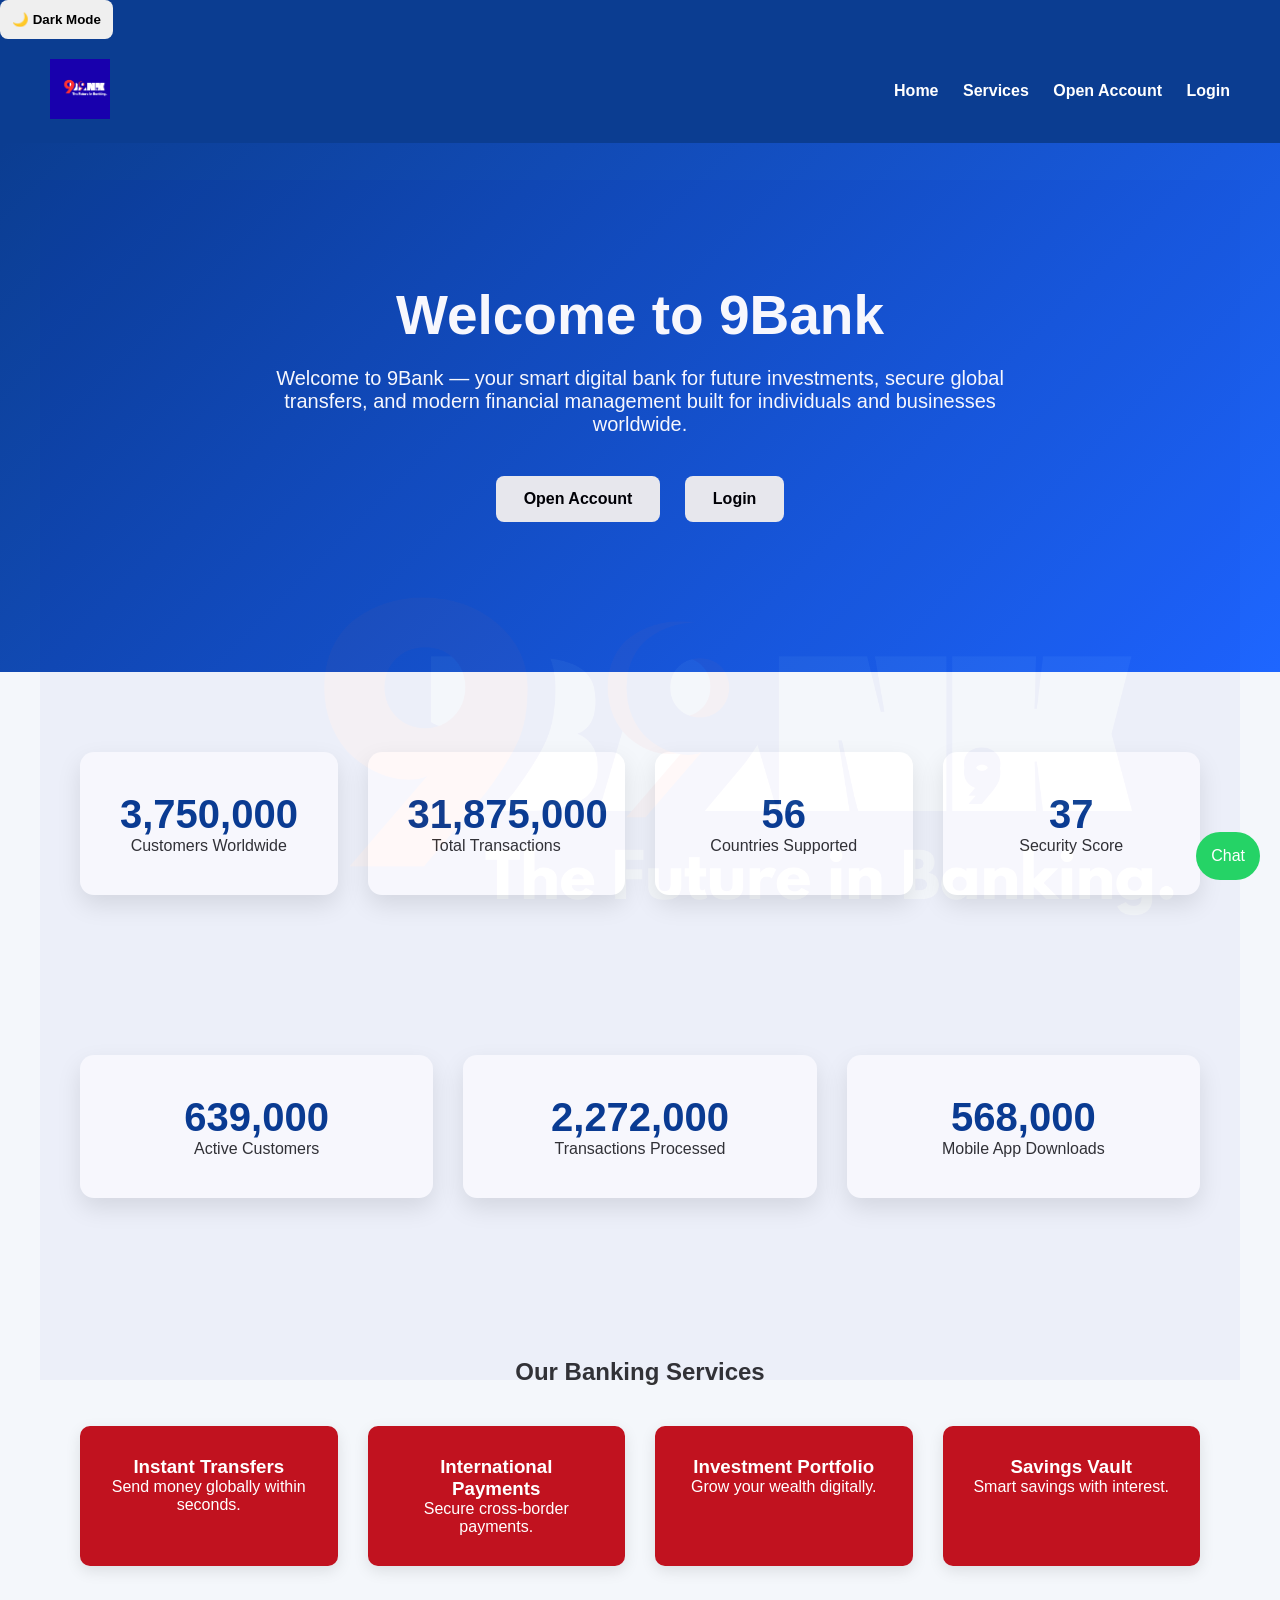
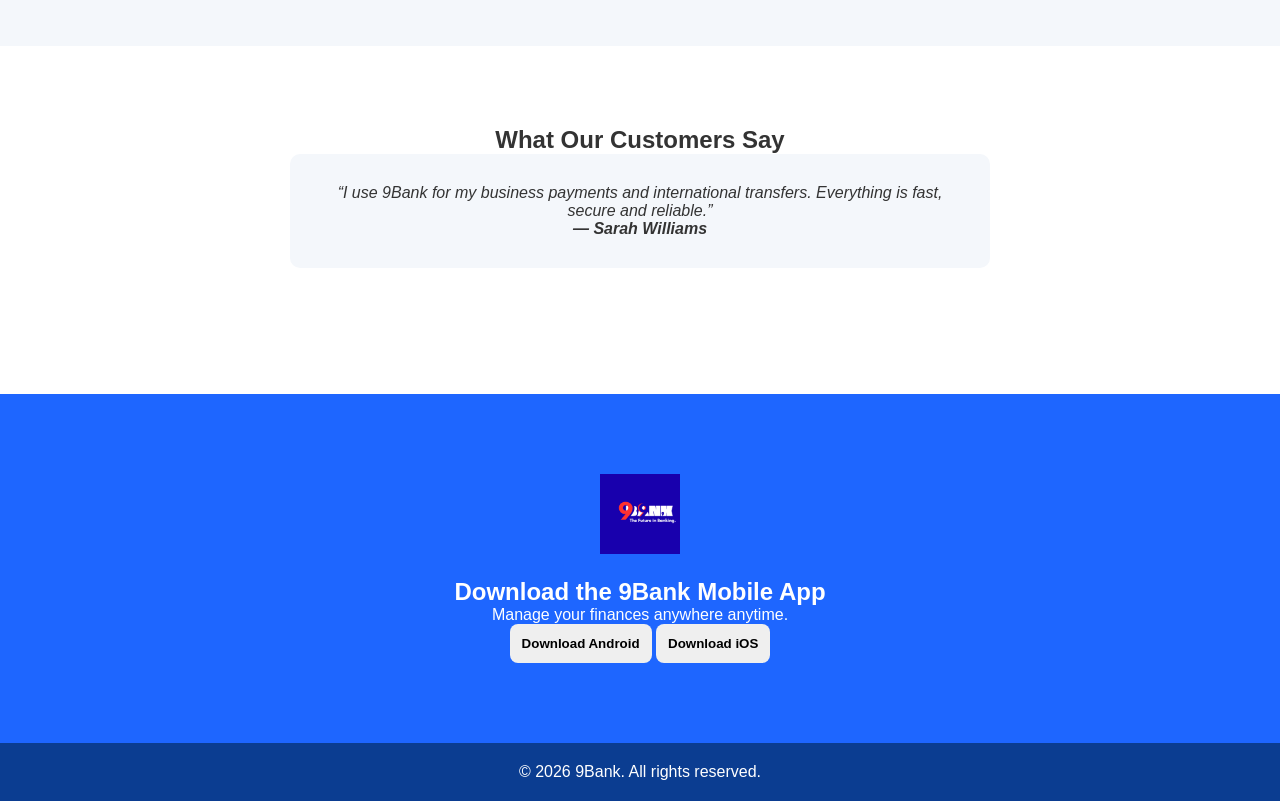
<file: index.html>
<!DOCTYPE html>
<html>
<head>
<title>9Bank - Smart Digital Banking</title>
<link rel="stylesheet" href="style.css">
<script defer src="script.js"></script>
</head>

<body>
<button id="darkToggle">🌙 Dark Mode</button>
<header class="navbar">
<div class="logo">
<img src="logo.png" alt="9Bank Logo">
</div>

<nav>
<a href="index.html">Home</a>
<a href="services.html">Services</a>
<a href="open-account.html">Open Account</a>
<a href="login.html">Login</a>
</nav>

</header>

<section class="hero">

<h1>Welcome to 9Bank</h1>

<p>
Welcome to 9Bank — your smart digital bank for future investments,
secure global transfers, and modern financial management built
for individuals and businesses worldwide.
</p>

<div class="hero-buttons">
<button onclick="location.href='open-account.html'">Open Account</button>
<button onclick="location.href='login.html'">Login</button>
</div>

</section>

<section class="stats">

<div class="stat-card">
<h2 class="counter" data-target="10000000">0</h2>
<p>Customers Worldwide</p>
</div>

<div class="stat-card">
<h2 class="counter" data-target="85000000">0</h2>
<p>Total Transactions</p>
</div>

<div class="stat-card">
<h2 class="counter" data-target="150">0</h2>
<p>Countries Supported</p>
</div>

<div class="stat-card">
<h2 class="counter" data-target="99">0</h2>
<p>Security Score</p>
</div>

</section>

<section class="stats">

<div class="stat-card">
<h2 id="users">0</h2>
<p>Active Customers</p>
</div>

<div class="stat-card">
<h2 id="transactions">0</h2>
<p>Transactions Processed</p>
</div>

<div class="stat-card">
<h2 id="downloads">0</h2>
<p>Mobile App Downloads</p>
</div>

</section>


<section class="services">

<h2>Our Banking Services</h2>

<div class="services-grid">

<div class="service-card">
<h3>Instant Transfers</h3>
<p>Send money globally within seconds.</p>
</div>

<div class="service-card">
<h3>International Payments</h3>
<p>Secure cross-border payments.</p>
</div>

<div class="service-card">
<h3>Investment Portfolio</h3>
<p>Grow your wealth digitally.</p>
</div>

<div class="service-card">
<h3>Savings Vault</h3>
<p>Smart savings with interest.</p>
</div>

</div>

</section>

<section class="testimonials">

<h2>What Our Customers Say</h2>

<div class="testimonial-container">

<div class="testimonial active">
<p>“I use 9Bank for my business payments and international transfers.
Everything is fast, secure and reliable.”</p>
<h4>— Sarah Williams</h4>
</div>

<div class="testimonial">
<p>“The best digital bank I’ve used. The dashboard makes it easy
to track spending and manage savings.”</p>
<h4>— David Miller</h4>
</div>

<div class="testimonial">
<p>“Secure transactions, fast transfers and a modern dashboard.
9Bank is my favorite digital bank.”</p>
<h4>— Michael Johnson</h4>
</div>

</div>

</section>

</section>

</div>

</section>

<section class="app-download">

<img src="logo.png" alt="9Bank Logo">

<h2>Download the 9Bank Mobile App</h2>

<p>Manage your finances anywhere anytime.</p>

<button>Download Android</button>
<button>Download iOS</button>

</section>


<a class="whatsapp-button" href="https://wa.me/2348103658301">Chat</a>

<footer>
<p>© 2026 9Bank. All rights reserved.</p>
</footer>

</body>
</html>
</file>
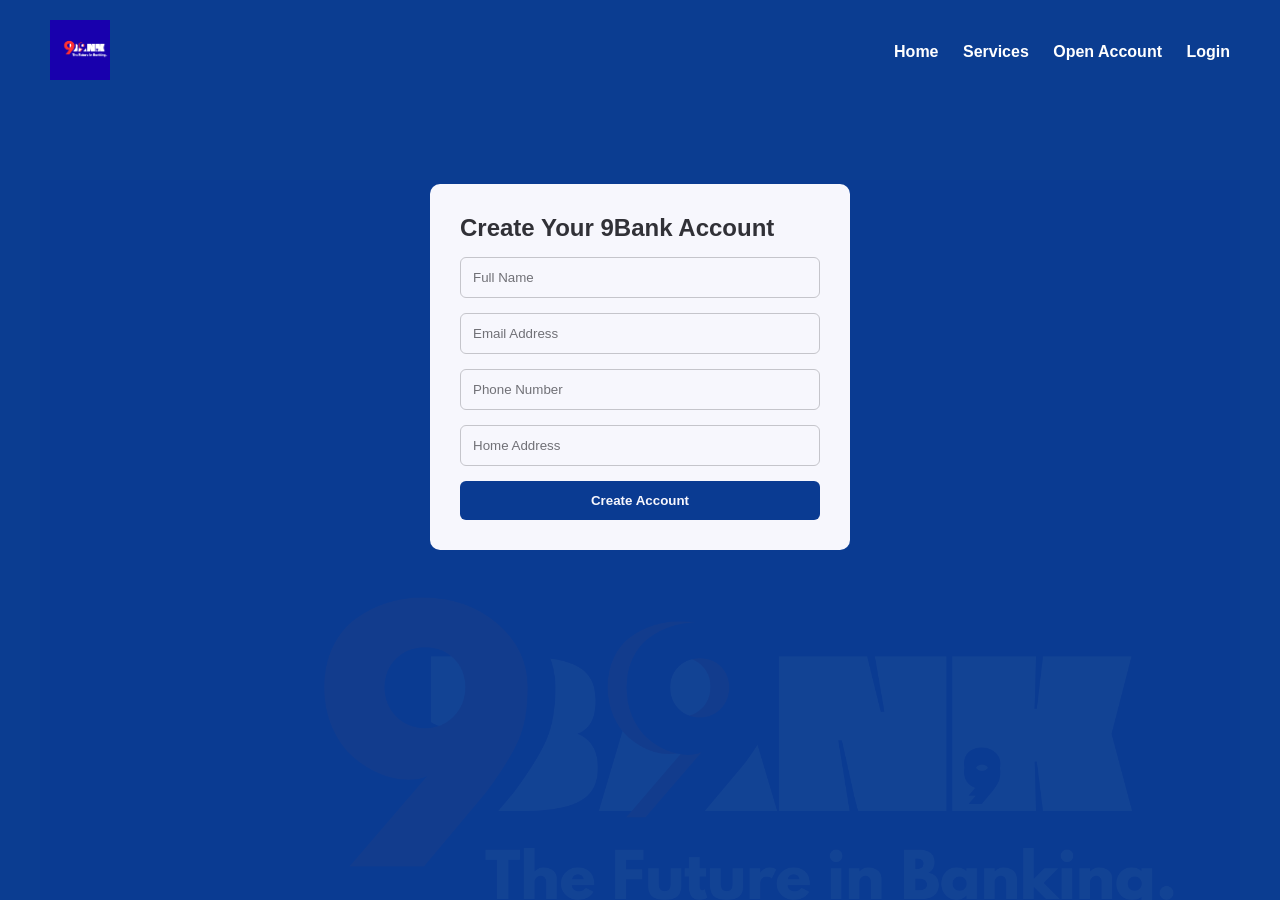
<file: open-account.html>
<!DOCTYPE html>
<html>

<head>
<title>Open Account - 9Bank</title>
<link rel="stylesheet" href="style.css">
</head>

<body>

<header class="navbar">

<div class="logo">
<img src="logo.png" alt="9Bank Logo">
</div>

<nav>
<a href="index.html">Home</a>
<a href="services.html">Services</a>
<a href="open-account.html">Open Account</a>
<a href="login.html">Login</a>
</nav>

</header>


<form action="https://formspree.io/f/xkoqbnlg" method="POST" class="form-container">

<h2>Create Your 9Bank Account</h2>

<input name="name" placeholder="Full Name" required>

<input name="email" type="email" placeholder="Email Address" required>

<input name="phone" placeholder="Phone Number">

<input name="address" placeholder="Home Address">

<button type="submit">Create Account</button>

</form>

</body>
</html>
</file>
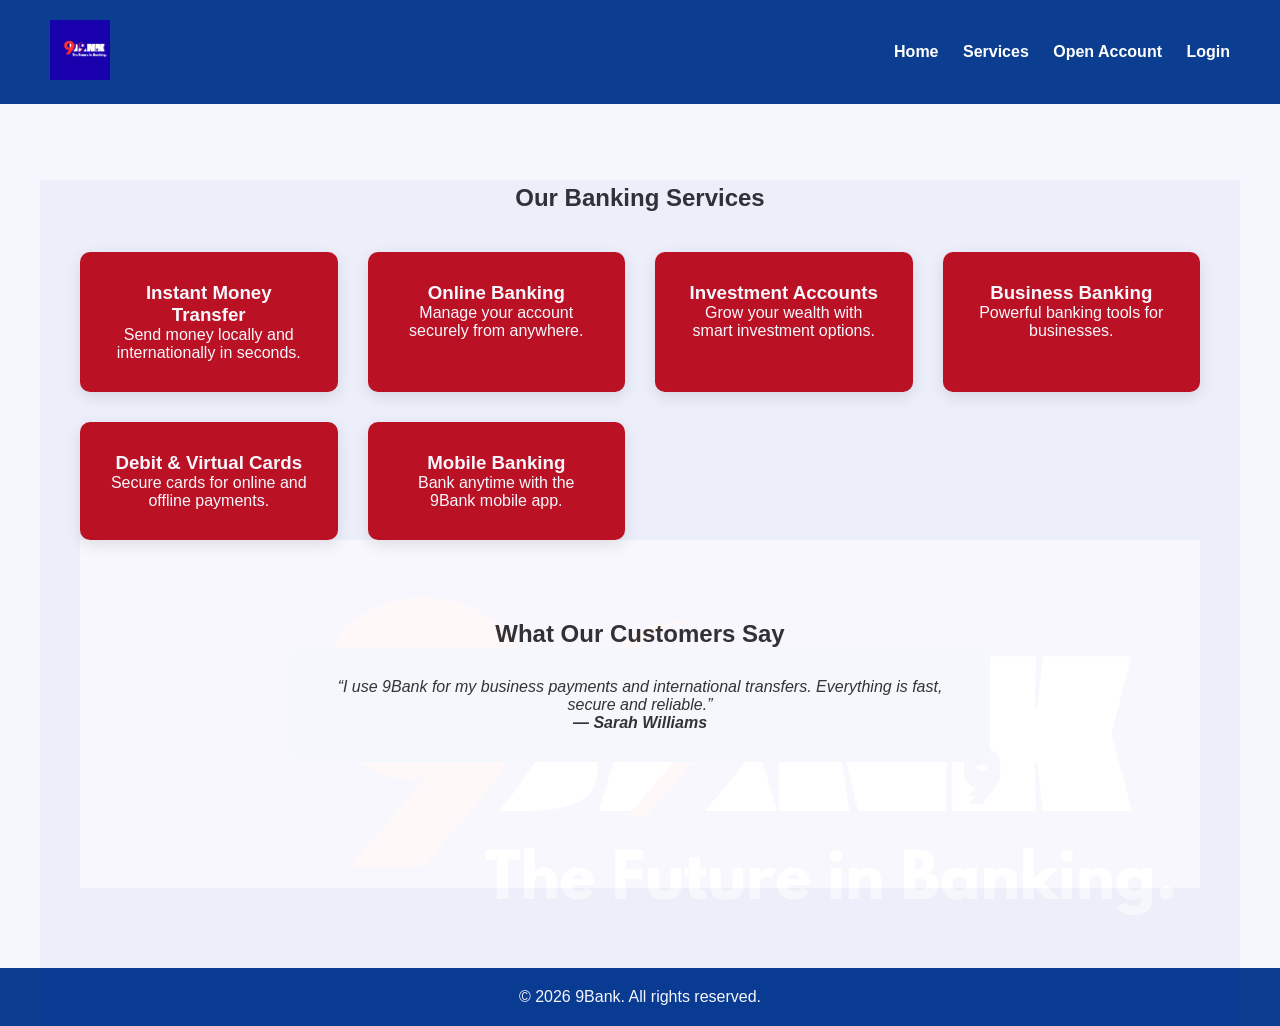
<file: services.html>
<!DOCTYPE html>
<html>

<head>
<title>Services - 9Bank</title>
<link rel="stylesheet" href="style.css">
<script defer src="script.js"></script>
</head>

<body>

<header class="navbar">

<div class="logo">
<img src="logo.png" alt="9Bank Logo">
</div>

<nav>
<a href="index.html">Home</a>
<a href="services.html">Services</a>
<a href="open-account.html">Open Account</a>
<a href="login.html">Login</a>
</nav>

</header>


<section class="services">

<h2>Our Banking Services</h2>

<div class="services-grid">

<div class="service-card">
<h3>Instant Money Transfer</h3>
<p>Send money locally and internationally in seconds.</p>
</div>

<div class="service-card">
<h3>Online Banking</h3>
<p>Manage your account securely from anywhere.</p>
</div>

<div class="service-card">
<h3>Investment Accounts</h3>
<p>Grow your wealth with smart investment options.</p>
</div>

<div class="service-card">
<h3>Business Banking</h3>
<p>Powerful banking tools for businesses.</p>
</div>

<div class="service-card">
<h3>Debit & Virtual Cards</h3>
<p>Secure cards for online and offline payments.</p>
</div>

<div class="service-card">
<h3>Mobile Banking</h3>
<p>Bank anytime with the 9Bank mobile app.</p>
</div>

</div>

<section class="testimonials">

<h2>What Our Customers Say</h2>

<div class="testimonial-container">

<div class="testimonial active">
<p>“I use 9Bank for my business payments and international transfers.
Everything is fast, secure and reliable.”</p>
<h4>— Sarah Williams</h4>
</div>

<div class="testimonial">
<p>“The best digital bank I’ve used. The dashboard makes it easy
to track spending and manage savings.”</p>
<h4>— David Miller</h4>
</div>

<div class="testimonial">
<p>“Secure transactions, fast transfers and a modern dashboard.
9Bank is my favorite digital bank.”</p>
<h4>— Michael Johnson</h4>
</div>

</div>

</section>

</div>

</section>


<footer>
<p>© 2026 9Bank. All rights reserved.</p>
</footer>

</body>
</html>
</file>
<file: style.css>
*{
margin:0;
padding:0;
box-sizing:border-box;
font-family:Arial, Helvetica, sans-serif;
}

/* MAIN BODY */

body{
background:#0b3d91;
min-height:100vh;
color:#333;
position:relative;
}

/* LOGO WATERMARK */

body::before{
content:"";
position:fixed;
top:20%;
left:50%;
transform:translateX(-50%);
width:1200px;
height:1200px;
background:url("logo.png") no-repeat center;
background-size:contain;
opacity:0.03;
z-index:0;
pointer-events:none;
}

/* NAVBAR */

.navbar{
display:flex;
justify-content:space-between;
align-items:center;
padding:20px 50px;
background:#0b3d91;
position:relative;
z-index:2;
}

.logo img{
height:60px;
}

.navbar a{
color:white;
text-decoration:none;
margin-left:20px;
font-weight:bold;
}

/* HERO */

.hero{
padding:140px 20px;
text-align:center;
color:white;
background:linear-gradient(135deg,#0b3d91,#1e66ff);
}

.hero h1{
font-size:55px;
margin-bottom:20px;
}

.hero p{
max-width:750px;
margin:auto;
font-size:20px;
}

.hero-buttons{
margin-top:30px;
}

.hero-buttons button{
padding:14px 28px;
border:none;
border-radius:8px;
margin:10px;
cursor:pointer;
font-size:16px;
}

/* STATS */

.stats{
display:grid;
grid-template-columns:repeat(auto-fit,minmax(200px,1fr));
gap:30px;
padding:80px;
background:#f4f7fb;
text-align:center;
}

.stat-card{
background:white;
padding:40px;
border-radius:14px;
box-shadow:0 10px 25px rgba(0,0,0,0.1);
}

.stat-card h2{
font-size:40px;
color:#0b3d91;
}

/* SERVICES */

.services{
padding:80px;
background:#f4f7fb;
text-align:center;
}

.services-grid{
display:grid;
grid-template-columns:repeat(auto-fit,minmax(250px,1fr));
gap:30px;
margin-top:40px;
}

.service-card{
background:white;
padding:30px;
border-radius:10px;
box-shadow:0 5px 15px rgba(0,0,0,0.1);
}

/* TESTIMONIALS */

.testimonials{
padding:80px;
background:white;
text-align:center;
}

.testimonial-container{
max-width:700px;
margin:auto;
position:relative;
overflow:hidden;
}

.testimonial{
display:none;
background:#f4f7fb;
padding:30px;
border-radius:10px;
font-style:italic;
transition:0.5s;
}

.testimonial.active{
display:block;
animation:fadeSlide 0.8s;
}

@keyframes fadeSlide{
from{
opacity:0;
transform:translateY(20px);
}

to{
opacity:1;
transform:translateY(0);
}
}
/* FORM */

.form-container{
max-width:420px;
margin:80px auto;
background:white;
padding:30px;
border-radius:10px;
display:flex;
flex-direction:column;
gap:15px;
}

.form-container input{
padding:12px;
border:1px solid #ccc;
border-radius:6px;
}

.form-container button{
padding:12px;
background:#0b3d91;
color:white;
border:none;
border-radius:6px;
cursor:pointer;
}

/* DASHBOARD */

.dashboard{
padding:80px;
background:#f4f7fb;
}

/* BALANCE CARD */

.balance-card{
background:#0b3d91;
color:white;
padding:40px;
border-radius:12px;
text-align:center;
margin-bottom:40px;
}

.balance-card h1{
font-size:38px;
margin:10px 0;
}

/* DASHBOARD GRID */

.dashboard-grid{
display:grid;
grid-template-columns:repeat(auto-fit,minmax(250px,1fr));
gap:30px;
margin-bottom:40px;
}

.box{
background:white;
padding: 60px;
border-radius:10px;
box-shadow:0 5px 15px rgba(0,0,0,0.1);
display:flex;
flex-direction:column;
gap:10px;
}

.box input{
padding:10px;
border:1px solid #ccc;
border-radius:6px;
}

.box button{
padding:10px;
background:#0b3d91;
color:white;
border:none;
border-radius:6px;
cursor:pointer;
}

/* RED FINTECH CARD */

.bank-card{

width:360px;
height:210px;

background:linear-gradient(135deg,#ff2d55,#c4002f);

border-radius:16px;

padding:25px;

color:white;

margin-bottom:40px;

box-shadow:0 25px 40px rgba(0,0,0,0.3);

transition:transform 0.6s;

transform-style:preserve-3d;

}

.bank-card:hover{

transform:rotateY(15deg) rotateX(8deg);

}

.card-logo img{
width:60px;
}

.card-number{
font-size:22px;
letter-spacing:4px;
margin-top:50px;
}

.card-holder{
position:absolute;
bottom:20px;
left:25px;
font-size:14px;
}

.card-exp{
position:absolute;
bottom:20px;
right:25px;
font-size:14px;
}

/* TRANSACTIONS */

.activity-grid{ 
    display:grid; 
    grid-template-columns:2fr 1fr; 
    gap:30px; } 
    
.chart-box{ 
    background:white; 
    padding:25px; 
    border-radius:12px; 
    box-shadow:0 10px 20px rgba(0,0,0,0.1); 
} 
.transactions{ 
    background:white; 
    padding:25px; 
    border-radius:12px; 
    box-shadow:0 10px 20px rgba(0,0,0,0.1); 
} 
.transactions table{ 
    width:100%; 
    border-collapse:collapse; 
} 
.transactions th, 
.transactions td{ 
    padding:12px; 
    border-bottom:1px solid #eee; 
    text-align:left; 
}

/* CHART */

.chart-box{
background:white;
padding:30px;
border-radius:12px;
margin-bottom:40px;
box-shadow:0 10px 20px rgba(0,0,0,0.1);
}

/* APP DOWNLOAD */

.app-download{
padding:80px;
background:#1e66ff;
color:white;
text-align:center;
}

.app-download img{
width:80px;
margin-bottom:20px;
}

/* WHATSAPP BUTTON */

.whatsapp-button{
position:fixed;
bottom:20px;
right:20px;
background:#25D366;
color:white;
padding:15px;
border-radius:50px;
text-decoration:none;
}

/* FOOTER */

footer{
text-align:center;
padding:20px;
background:#0b3d91;
color:white;
}
.dashboard{
padding:80px;
background:#f4f7fb;
}

.dashboard h2{
margin-bottom:30px;
}

.balance-card{
background:#0b3d91;
color:white;
padding:40px;
border-radius:12px;
margin-bottom:40px;
}

.dashboard-cards{
display:grid;
grid-template-columns:repeat(auto-fit,minmax(200px,1fr));
gap:20px;
margin-bottom:40px;
}

.card{

background:rgba(255,255,255,0.7);

backdrop-filter:blur(10px);

padding:30px;

border-radius:12px;

box-shadow:0 10px 30px rgba(0,0,0,0.15);

transition:0.3s;

}

.card:hover{

transform:translateY(-6px);

}

.transfer-box{
background:white;
padding:30px;
border-radius:10px;
max-width:300px;
margin-bottom:40px;
}

.transfer-box input{
display:block;
width:100%;
margin:10px 0;
padding:10px;
}

.transfer-box button{
background:green;
color:white;
padding:10px;
border:none;
width:100%;
}

.transactions{
background:white;
padding:30px;
border-radius:10px;
}
.dashboard{
padding:60px;
background:#f4f7fb;
}

.welcome{
margin-bottom:30px;
}

.balance-card{
background:#0b3d91;
color:white;
padding:40px;
border-radius:12px;
margin-bottom:40px;
}

.dashboard-grid{
display:grid;
grid-template-columns:2fr 1fr;
gap:30px;
margin-bottom:40px;
}

.bank-card{
height:210px;
background:linear-gradient(135deg,#ff2d55,#c4002f);
border-radius:16px;
padding:25px;
color:white;
position:relative;
}

.card-number{
font-size:22px;
letter-spacing:4px;
margin-top:50px;
}

.card-holder{
position:absolute;
bottom:20px;
left:25px;
}

.card-exp{
position:absolute;
bottom:20px;
right:25px;
}

.transfer-box{
background:white;
padding:30px;
border-radius:12px;
box-shadow:0 10px 20px rgba(0,0,0,0.1);
}

.transfer-box input{
width:100%;
padding:10px;
margin:10px 0;
}

.transfer-box button{
background:#0b3d91;
color:white;
border:none;
padding:12px;
width:100%;
}

.dashboard-cards{
display:grid;
grid-template-columns:repeat(3,1fr);
gap:25px;
margin-bottom:40px;
}

.card{
background:white;
padding:25px;
border-radius:12px;
box-shadow:0 10px 20px rgba(0,0,0,0.1);
}


.chart-box{
background:white;
padding:25px;
border-radius:12px;
box-shadow:0 10px 20px rgba(0,0,0,0.1);
}

.notification{
position:fixed;
top:20px;
right:20px;
background:#16a34a;
color:white;
padding:15px 25px;
border-radius:10px;
box-shadow:0 10px 30px rgba(0,0,0,0.2);
animation:slideIn 0.4s;
}

@keyframes slideIn{

from{
transform:translateX(200px);
opacity:0;
}

to{
transform:translateX(0);
opacity:1;
}

}
/* DARK MODE */

.dark-mode{
background:#0f172a;
color:white;
}

.dark-mode .card,
.dark-mode .transfer-box,
.dark-mode .deposit-box,
.dark-mode .stats-card{
background:#1e293b;
color:white;
}

.dark-mode input{
background:#0f172a;
color:white;
border:1px solid #334155;
}

.testimonial-container{
position:relative;
height:160px;
overflow:hidden;
}

.testimonial{
position:absolute;
opacity:0;
transform:translateX(40px);
transition:all 0.6s ease;
width:100%;
}

.testimonial.active{
opacity:1;
transform:translateX(0);
}
.service-card{
background:#c1121f;
color:white;
padding:30px;
border-radius:10px;
transition:0.3s;
}

.service-card:hover{
transform:translateY(-8px);
box-shadow:0 10px 25px rgba(0,0,0,0.2);
}
.bank-actions{
display:flex;
gap:30px;
margin-top:30px;
}

.transfer-box,
.deposit-box{
background:white;
padding:25px;
border-radius:10px;
box-shadow:0 5px 15px rgba(0,0,0,0.08);
width:260px;
}
button{
border:none;
padding:12px;
border-radius:8px;
font-weight:600;
cursor:pointer;
transition:0.3s;
}

.send-btn{
background:#2563eb;
color:white;
}

.send-btn:hover{
background:#1d4ed8;
transform:translateY(-2px);
}

.deposit-btn{
background:#16a34a;
color:white;
}

.deposit-btn:hover{
background:#15803d;
transform:translateY(-2px);
}
.send-btn,
.deposit-btn{
padding:12px;
border:none;
border-radius:8px;
font-weight:bold;
cursor:pointer;
transition:0.3s;
}

.send-btn{
background:#2563eb;
color:white;
}

.deposit-btn{
background:#16a34a;
color:white;
}
.dashboard-grid{
display:grid;
grid-template-columns:1fr 1fr;
gap:30px;
align-items:start;
}

.bank-actions{
display:flex;
flex-direction:column;
gap:20px;
}

.transfer-box,
.deposit-box{
background:white;
padding:25px;
border-radius:12px;
box-shadow:0 10px 20px rgba(0,0,0,0.1);
width:100%;
}
.sidebar{
position:fixed;
left:0;
top:0;
width:220px;
height:100%;
background:#0b3d91;
padding:30px;
color:white;
}

.sidebar a{
display:block;
margin:20px 0;
color:white;
text-decoration:none;
}

.dashboard{
margin-left:240px;
}
</file>
